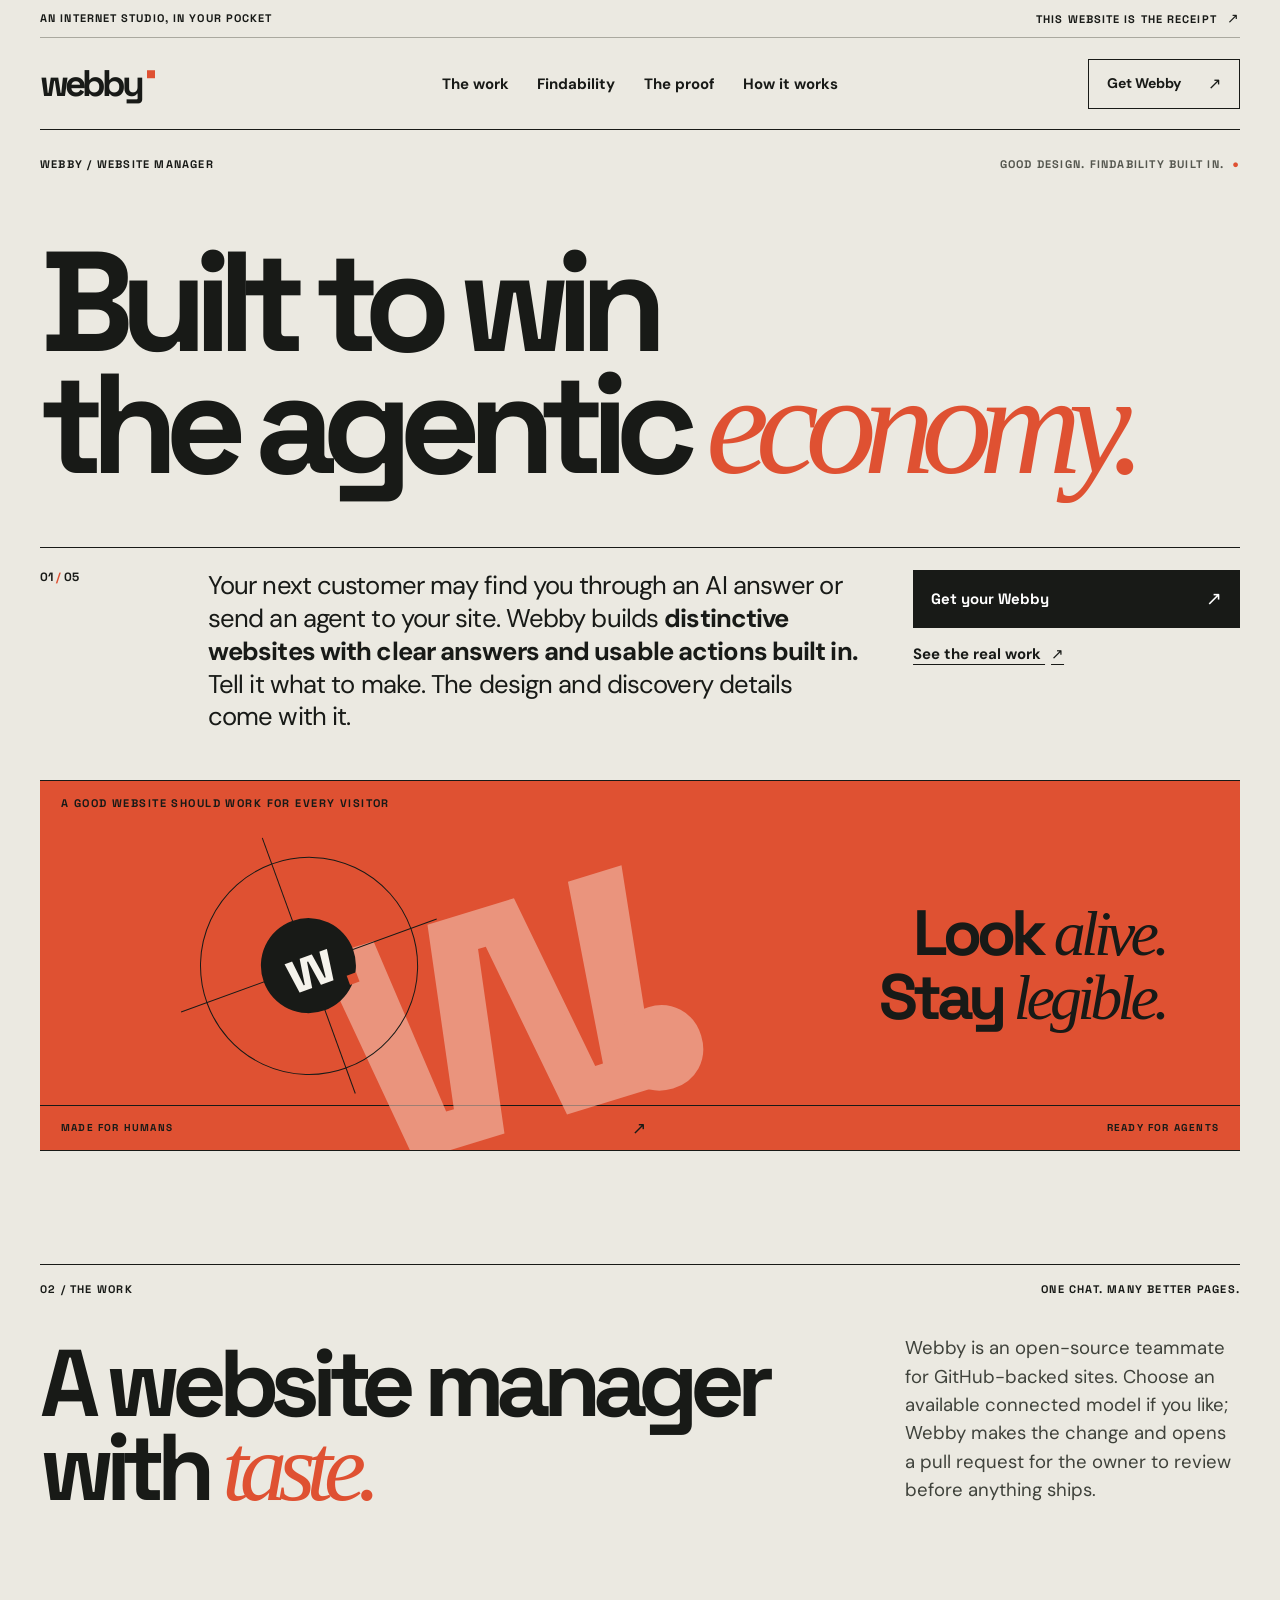
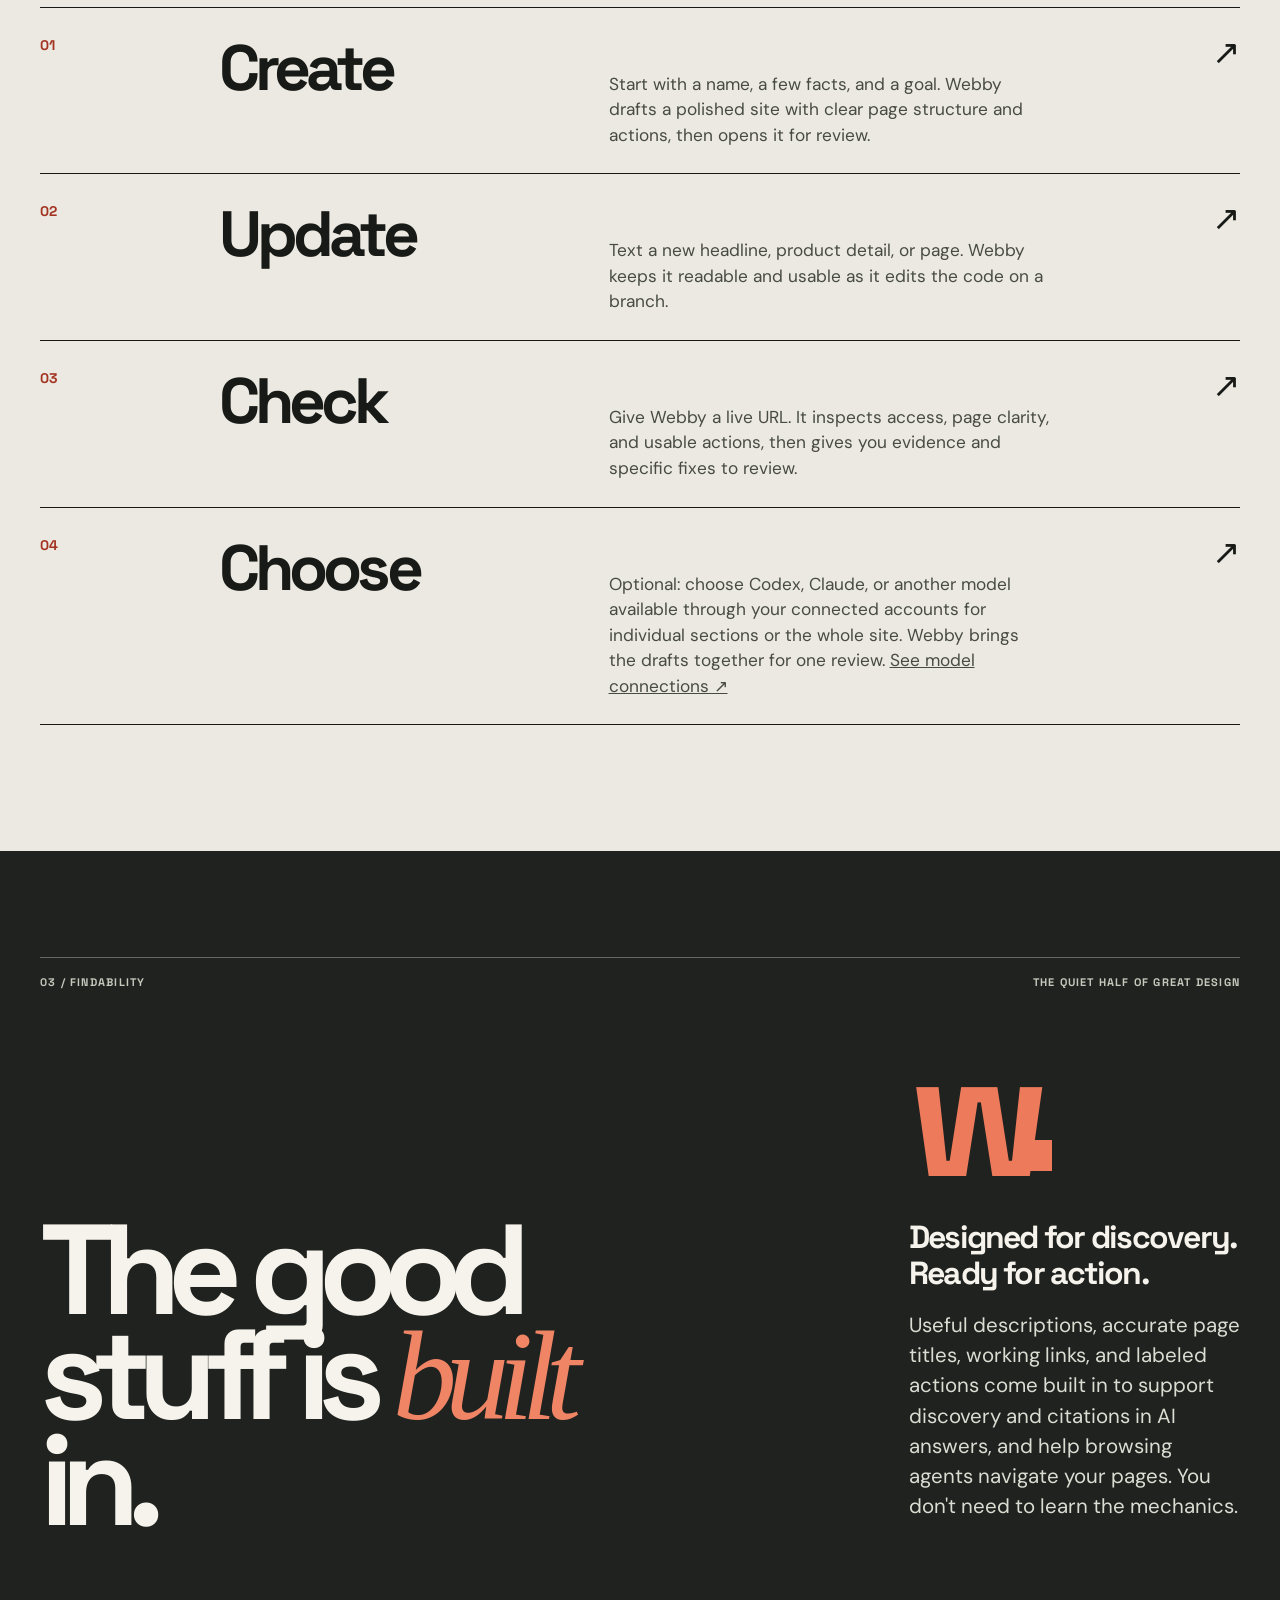
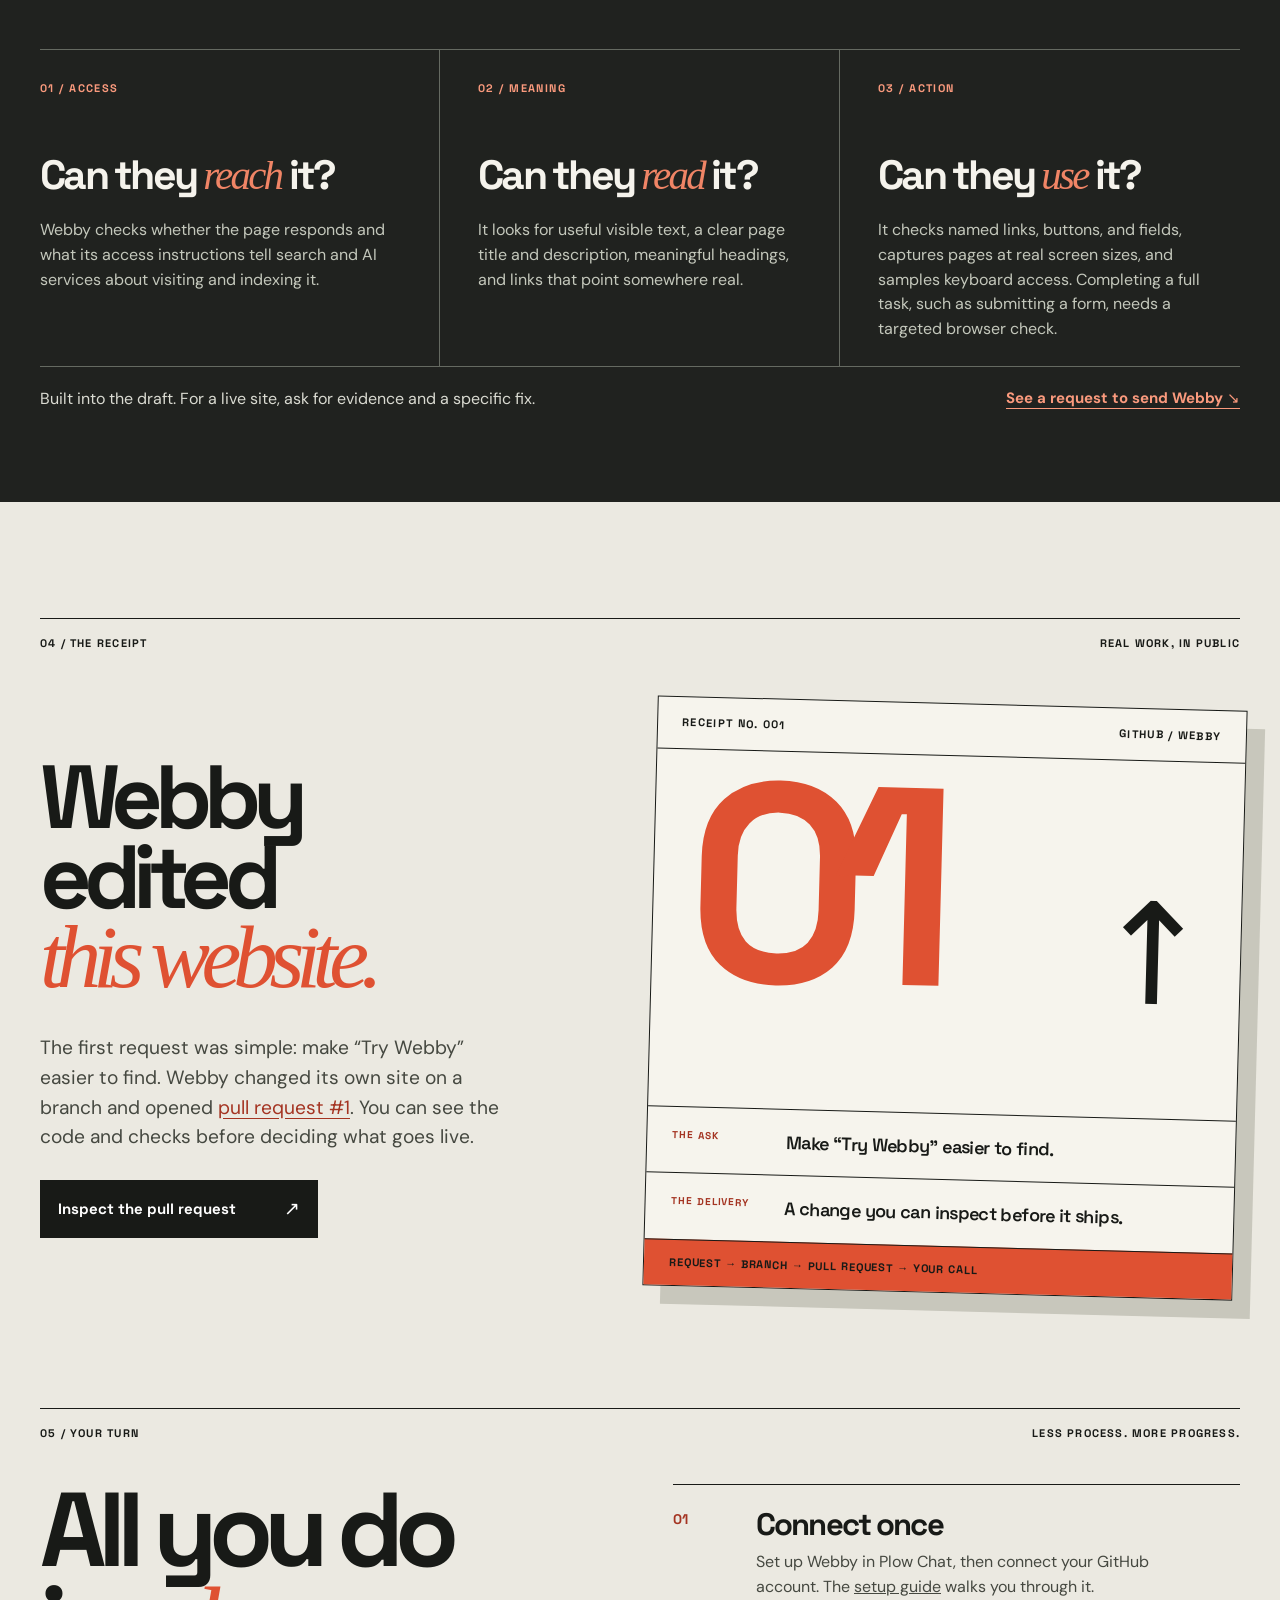
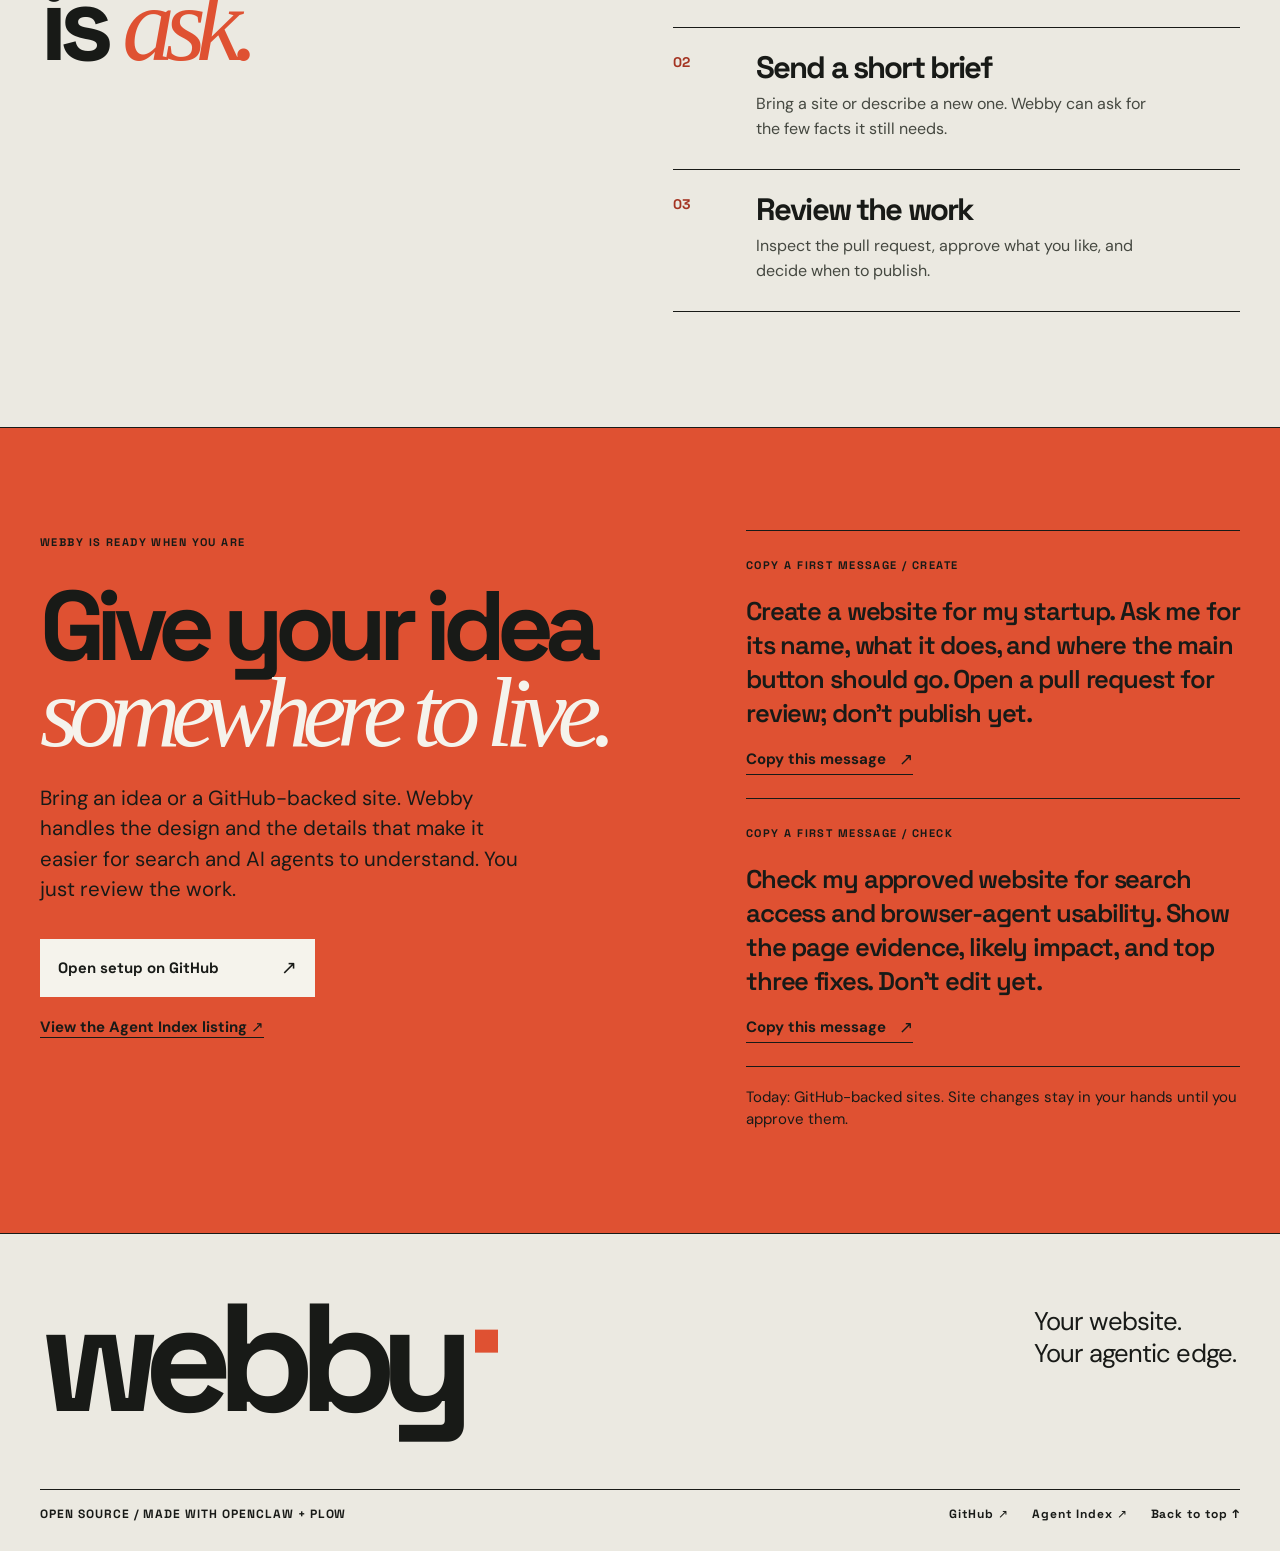
<file: site/index.html>
<!doctype html>
<html lang="en">
  <head>
    <meta charset="utf-8" />
    <meta name="viewport" content="width=device-width, initial-scale=1" />
    <meta name="theme-color" content="#ebe9e1" />
    <meta name="description" content="Built to win the agentic economy. Webby creates distinctive websites from chat, with clear answers for AI search and usable actions for browsing agents built in. Choose your models; review every change." />
    <meta property="og:type" content="website" />
    <meta property="og:title" content="Webby — Built to win the agentic economy" />
    <meta property="og:description" content="Distinctive websites. Clear answers for AI search. Usable actions for browsing agents. Built in, from your first brief. Choose your models; review every change." />
    <meta property="og:url" content="https://bubba311.github.io/webby-website-manager/" />
    <meta property="og:image" content="https://bubba311.github.io/webby-website-manager/social-card.png" />
    <meta property="og:image:alt" content="Webby — Built to win the agentic economy. Design, discovery, and agent access built in." />
    <meta name="twitter:card" content="summary_large_image" />
    <link rel="canonical" href="https://bubba311.github.io/webby-website-manager/" />
    <link rel="icon" href="favicon.svg" type="image/svg+xml" />
    <link rel="preload" href="fonts/space-grotesk-latin.woff2" as="font" type="font/woff2" crossorigin />
    <link rel="preload" href="fonts/dm-sans-latin.woff2" as="font" type="font/woff2" crossorigin />
    <title>Webby — Built to win the agentic economy</title>
    <script type="application/ld+json">
      {
        "@context": "https://schema.org",
        "@type": "SoftwareApplication",
        "name": "Webby Website Manager",
        "applicationCategory": "DeveloperApplication",
        "operatingSystem": "Linux",
        "url": "https://bubba311.github.io/webby-website-manager/",
        "description": "An open-source website manager that creates, updates, and checks GitHub-backed websites from Plow Chat. It combines visual design, clear content for search and AI answers, browser usability checks, and optional model-selected drafts delivered as pull requests.",
        "sameAs": [
          "https://github.com/bubba311/webby-website-manager",
          "https://aiworthusing.com/agent-index/webby-website-manager"
        ]
      }
    </script>
    <link rel="stylesheet" href="styles.css" />
    <script src="site.js" defer></script>
  </head>
  <body>
    <a class="skip-link" href="#main">Skip to content</a>
    <div class="site-shell">
      <div class="masthead-note frame">
        <span>AN INTERNET STUDIO, IN YOUR POCKET</span>
        <a href="https://github.com/bubba311/webby-website-manager/pull/1">THIS WEBSITE IS THE RECEIPT <span aria-hidden="true">↗</span></a>
      </div>

      <header class="site-header frame">
        <a class="wordmark" href="#top" aria-label="Webby home">webby<span class="brand-stop" aria-hidden="true"></span></a>
        <nav class="main-nav" aria-label="Main navigation">
          <a href="#work">The work</a>
          <a href="#findable">Findability</a>
          <a href="#proof">The proof</a>
          <a href="#how">How it works</a>
        </nav>
        <a class="header-cta" href="#start">Get Webby <span aria-hidden="true">↗</span></a>
      </header>

      <main id="main">
        <section class="hero frame" id="top" aria-labelledby="hero-title">
          <div class="hero-meta"><span>WEBBY / WEBSITE MANAGER</span><span>GOOD DESIGN. FINDABILITY BUILT IN. <span aria-hidden="true">●</span></span></div>
          <h1 id="hero-title">Built to win<br /> <span>the agentic <em>economy.</em></span></h1>
          <div class="hero-deck">
            <p class="hero-index">01 <span aria-hidden="true">/</span> 05</p>
            <p class="hero-lead">Your next customer may find you through an AI answer or send an agent to your site. Webby builds <strong>distinctive websites with clear answers and usable actions built in.</strong> Tell it what to make. The design and discovery details come with it.</p>
            <div class="hero-actions"><a class="primary-link" href="#start">Get your Webby <span aria-hidden="true">↗</span></a><a class="text-link" href="#proof">See the real work <span aria-hidden="true">↗</span></a></div>
          </div>
          <div class="hero-plate">
            <span class="plate-edge plate-edge-top">A GOOD WEBSITE SHOULD WORK FOR EVERY VISITOR</span>
            <div class="plate-main"><span class="plate-glyph" aria-hidden="true">w.</span><div class="plate-circle" aria-hidden="true"><span>w</span></div><p>Look <em>alive.</em><br /> Stay <em>legible.</em></p></div>
            <div class="plate-bottom"><span>MADE FOR HUMANS</span><span aria-hidden="true">↗</span><span>READY FOR AGENTS</span></div>
          </div>
        </section>

        <section class="work-section frame" id="work" aria-labelledby="work-title">
          <div class="section-head"><span>02 / THE WORK</span><span>ONE CHAT. MANY BETTER PAGES.</span></div>
          <div class="work-grid"><h2 id="work-title">A website manager<br /> with <em>taste.</em></h2><p>Webby is an open-source teammate for GitHub-backed sites. Choose an available connected model if you like; Webby makes the change and opens a pull request for the owner to review before anything ships.</p></div>
          <div class="work-list">
            <article class="work-item"><span class="work-number">01</span><div><h3>Create</h3><p>Start with a name, a few facts, and a goal. Webby drafts a polished site with clear page structure and actions, then opens it for review.</p></div><span class="work-mark" aria-hidden="true">↗</span></article>
            <article class="work-item"><span class="work-number">02</span><div><h3>Update</h3><p>Text a new headline, product detail, or page. Webby keeps it readable and usable as it edits the code on a branch.</p></div><span class="work-mark" aria-hidden="true">↗</span></article>
            <article class="work-item"><span class="work-number">03</span><div><h3>Check</h3><p>Give Webby a live URL. It inspects access, page clarity, and usable actions, then gives you evidence and specific fixes to review.</p></div><span class="work-mark" aria-hidden="true">↗</span></article>
            <article class="work-item"><span class="work-number">04</span><div><h3>Choose</h3><p>Optional: choose Codex, Claude, or another model available through your connected accounts for individual sections or the whole site. Webby brings the drafts together for one review. <a href="https://github.com/bubba311/webby-website-manager/blob/main/docs/MODEL_CHOICE.md">See model connections ↗</a></p></div><span class="work-mark" aria-hidden="true">↗</span></article>
          </div>
        </section>

        <section class="find-section" id="findable" aria-labelledby="find-title">
          <div class="frame find-inner">
            <div class="section-head section-head-light"><span>03 / FINDABILITY</span><span>THE QUIET HALF OF GREAT DESIGN</span></div>
            <div class="find-top"><h2 id="find-title">The good<br /> stuff is <em>built</em><br /> in.</h2><div class="find-aside"><span class="find-symbol" aria-hidden="true">w</span><p><strong>Designed for discovery. Ready for action.</strong> Useful descriptions, accurate page titles, working links, and labeled actions come built in to support discovery and citations in AI answers, and help browsing agents navigate your pages. You don't need to learn the mechanics.</p></div></div>
            <div class="find-triptych">
              <article><span>01 / ACCESS</span><h3>Can they <em>reach</em> it?</h3><p>Webby checks whether the page responds and what its access instructions tell search and AI services about visiting and indexing it.</p></article>
              <article><span>02 / MEANING</span><h3>Can they <em>read</em> it?</h3><p>It looks for useful visible text, a clear page title and description, meaningful headings, and links that point somewhere real.</p></article>
              <article><span>03 / ACTION</span><h3>Can they <em>use</em> it?</h3><p>It checks named links, buttons, and fields, captures pages at real screen sizes, and samples keyboard access. Completing a full task, such as submitting a form, needs a targeted browser check.</p></article>
            </div>
            <div class="find-bottom"><p>Built into the draft. For a live site, ask for evidence and a specific fix.</p><a href="#audit-request">See a request to send Webby <span aria-hidden="true">↘</span></a></div>
          </div>
        </section>

        <section class="proof-section frame" id="proof" aria-labelledby="proof-title">
          <div class="section-head"><span>04 / THE RECEIPT</span><span>REAL WORK, IN PUBLIC</span></div>
          <div class="proof-grid"><div class="proof-copy"><h2 id="proof-title">Webby edited<br /> <em>this website.</em></h2><p>The first request was simple: make “Try Webby” easier to find. Webby changed its own site on a branch and opened <a href="https://github.com/bubba311/webby-website-manager/pull/1">pull request #1</a>. You can see the code and checks before deciding what goes live.</p><a class="primary-link" href="https://github.com/bubba311/webby-website-manager/pull/1">Inspect the pull request <span aria-hidden="true">↗</span></a></div><div class="proof-art"><span class="proof-art-top">RECEIPT NO. 001 <span>GITHUB / WEBBY</span></span><span class="proof-art-big">01<span aria-hidden="true">↗</span></span><div class="proof-art-row"><span>THE ASK</span><strong>Make “Try Webby” easier to find.</strong></div><div class="proof-art-row"><span>THE DELIVERY</span><strong>A change you can inspect before it ships.</strong></div><span class="proof-art-foot">REQUEST → BRANCH → PULL REQUEST → YOUR CALL</span></div></div>
        </section>

        <section class="how-section frame" id="how" aria-labelledby="how-title">
          <div class="section-head"><span>05 / YOUR TURN</span><span>LESS PROCESS. MORE PROGRESS.</span></div>
          <div class="how-grid"><h2 id="how-title">All you do<br /> is <em>ask.</em></h2><div class="how-steps"><article><span>01</span><div><h3>Connect once</h3><p>Set up Webby in Plow Chat, then connect your GitHub account. The <a href="https://github.com/bubba311/webby-website-manager/blob/main/docs/GETTING_STARTED.md">setup guide</a> walks you through it.</p></div></article><article><span>02</span><div><h3>Send a short brief</h3><p>Bring a site or describe a new one. Webby can ask for the few facts it still needs.</p></div></article><article><span>03</span><div><h3>Review the work</h3><p>Inspect the pull request, approve what you like, and decide when to publish.</p></div></article></div></div>
        </section>

        <section class="start-section" id="start" aria-labelledby="start-title"><div class="frame start-inner"><div class="start-heading"><span>WEBBY IS READY WHEN YOU ARE</span><h2 id="start-title">Give your idea<br /> <em>somewhere to live.</em></h2><p>Bring an idea or a GitHub-backed site. Webby handles the design and the details that make it easier for search and AI agents to understand. You just review the work.</p><a class="start-button" href="https://github.com/bubba311/webby-website-manager">Open setup on GitHub <span aria-hidden="true">↗</span></a><a class="start-secondary" href="https://aiworthusing.com/agent-index/webby-website-manager">View the Agent Index listing ↗</a></div><div class="task-list"><div class="task" id="create-request"><span class="task-label">COPY A FIRST MESSAGE / CREATE</span><p id="first-task-text">Create a website for my startup. Ask me for its name, what it does, and where the main button should go. Open a pull request for review; don’t publish yet.</p><button class="copy-button" type="button" data-copy-target="first-task-text" aria-live="polite">Copy this message <span aria-hidden="true">↗</span></button></div><div class="task" id="audit-request"><span class="task-label">COPY A FIRST MESSAGE / CHECK</span><p id="audit-task-text">Check my approved website for search access and browser-agent usability. Show the page evidence, likely impact, and top three fixes. Don’t edit yet.</p><button class="copy-button" type="button" data-copy-target="audit-task-text" aria-live="polite">Copy this message <span aria-hidden="true">↗</span></button></div><p class="task-foot">Today: GitHub-backed sites. Site changes stay in your hands until you approve them.</p></div></div></section>
      </main>

      <footer class="site-footer frame"><div class="footer-top"><a class="footer-wordmark" href="#top" aria-label="Webby home">webby<span class="brand-stop" aria-hidden="true"></span></a><p>Your website.<br /> Your agentic edge.</p></div><div class="footer-bottom"><span>OPEN SOURCE / MADE WITH OPENCLAW + PLOW</span><div><a href="https://github.com/bubba311/webby-website-manager">GitHub ↗</a><a href="https://aiworthusing.com/agent-index/webby-website-manager">Agent Index ↗</a><a href="#top">Back to top ↑</a></div></div></footer>
    </div>
  </body>
</html>
</file>
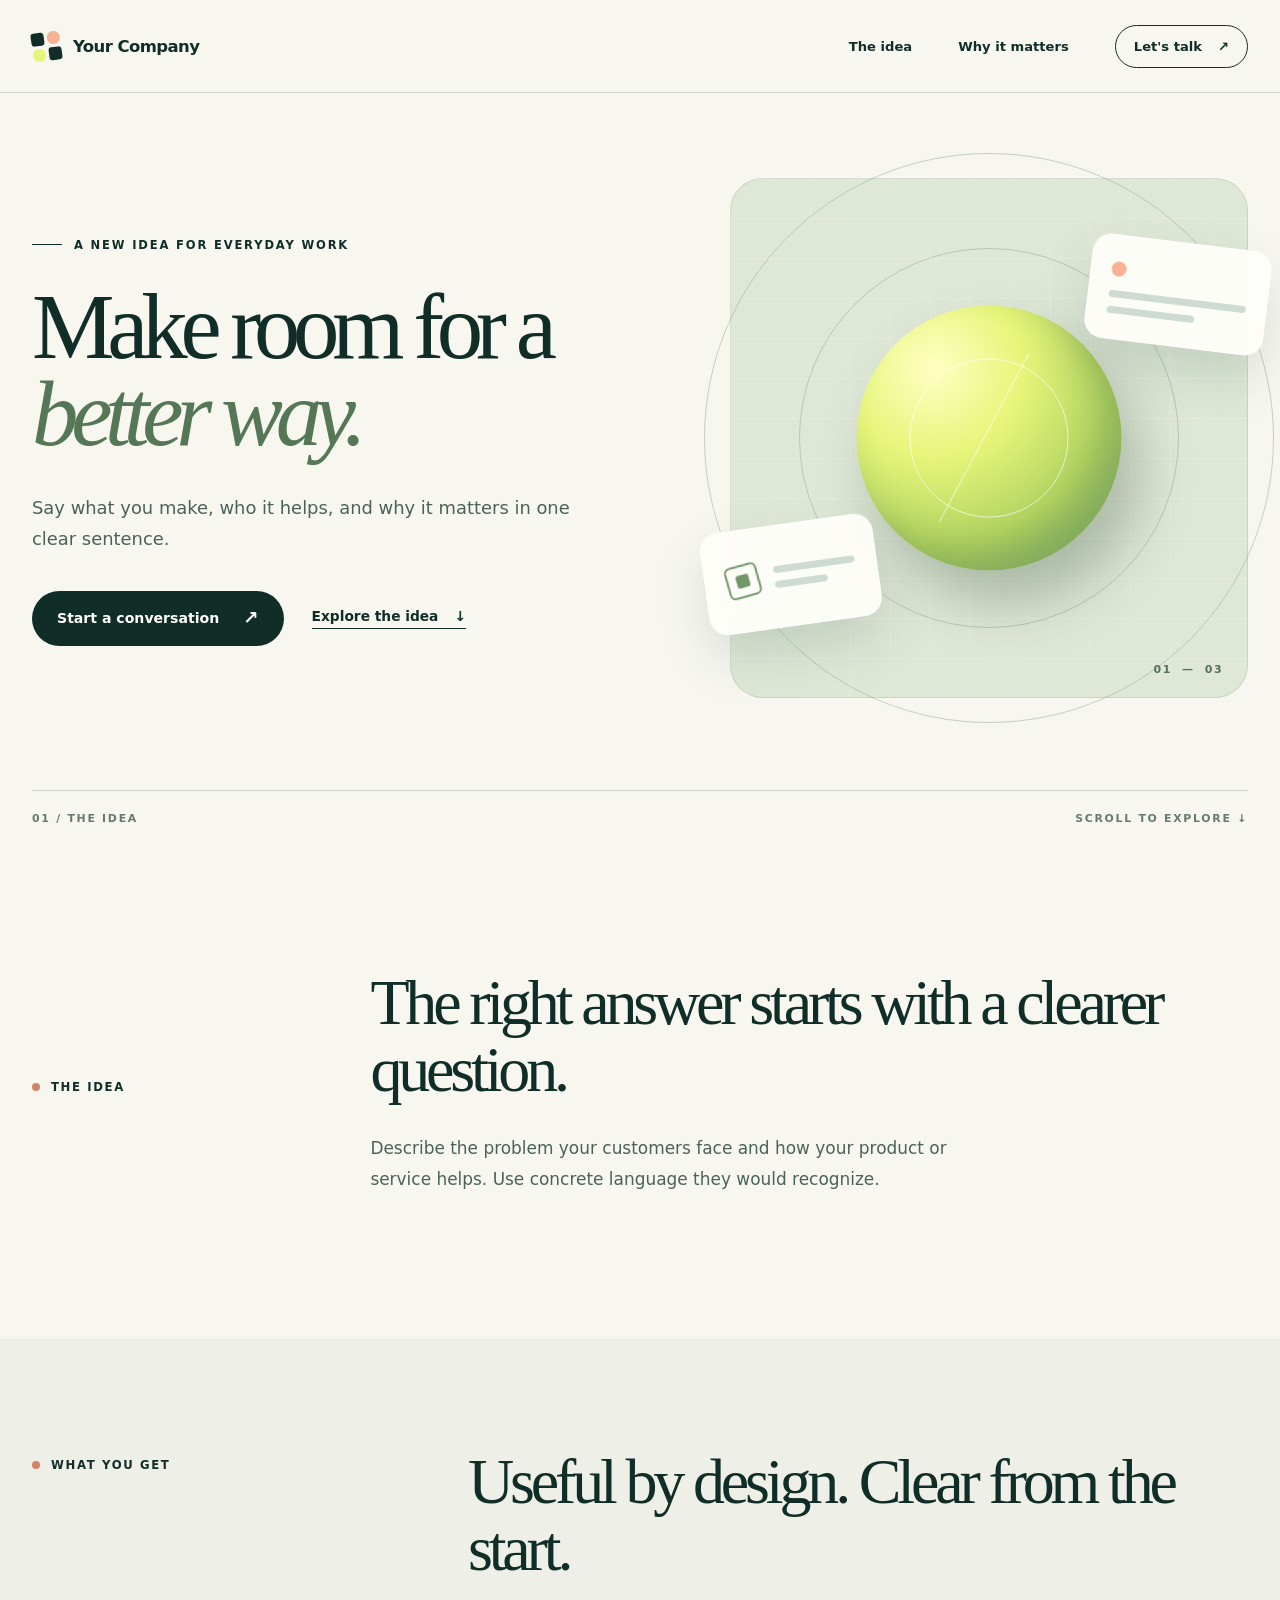
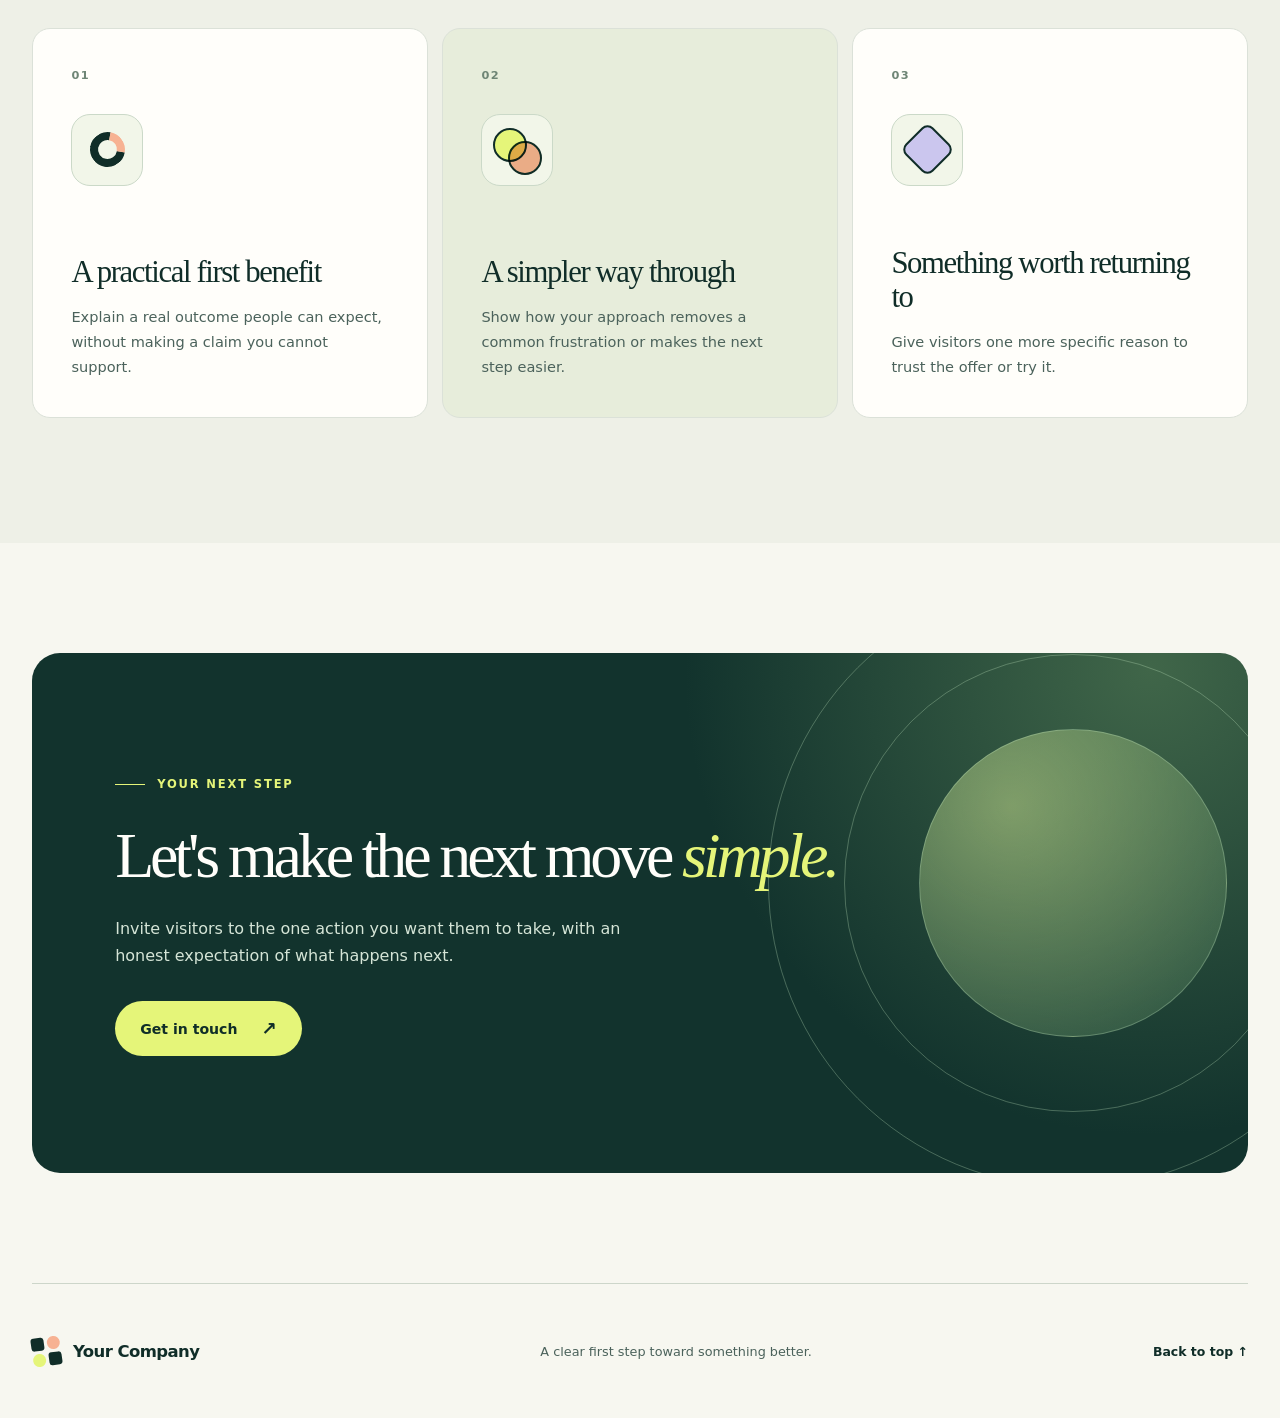
<file: starter-site/site/index.html>
<!doctype html>
<html lang="en">
<head>
  <meta charset="utf-8">
  <meta name="viewport" content="width=device-width, initial-scale=1">
  <title data-template="page-title">Your Company — A clear place to begin</title>
  <meta name="description" content="A short, factual description of what your company offers and who it helps." data-template="description">
  <link rel="canonical" href="https://example.com/" data-template="canonical-url">
  <meta property="og:type" content="website">
  <meta property="og:title" content="Your Company — A clear place to begin" data-template="social-title">
  <meta property="og:description" content="A short, factual description of what your company offers and who it helps." data-template="social-description">
  <meta property="og:url" content="https://example.com/" data-template="social-url">
  <meta name="theme-color" content="#f7f7f0">
  <link rel="icon" href="./favicon.svg" type="image/svg+xml">
  <link rel="stylesheet" href="./styles.css">
</head>
<body>
  <a class="skip-link" href="#main">Skip to content</a>

  <header class="site-header">
    <nav class="nav wrap" aria-label="Main navigation">
      <a class="brand" href="./" aria-label="Home">
        <span class="brand-mark" aria-hidden="true"><span></span><span></span><span></span><span></span></span>
        <span data-template="brand-name">Your Company</span>
      </a>
      <div class="nav-links">
        <a href="#what">The idea</a>
        <a href="#benefits">Why it matters</a>
        <a class="nav-action" href="#contact">Let's talk <span aria-hidden="true">↗</span></a>
      </div>
    </nav>
  </header>

  <main id="main">
    <section class="hero wrap" aria-labelledby="hero-title">
      <div class="hero-copy">
        <p class="eyebrow"><span class="eyebrow-line" aria-hidden="true"></span><span data-template="category">A new idea for everyday work</span></p>
        <h1 id="hero-title" data-template="headline">Make room for a <em>better way.</em></h1>
        <p class="hero-lead" data-template="one-sentence-offer">Say what you make, who it helps, and why it matters in one clear sentence.</p>
        <div class="hero-actions">
          <a class="button button-primary" href="#contact" data-template="primary-action">Start a conversation <span aria-hidden="true">↗</span></a>
          <a class="text-link" href="#what">Explore the idea <span aria-hidden="true">↓</span></a>
        </div>
      </div>

      <div class="hero-visual" aria-hidden="true">
        <div class="visual-grid"></div>
        <div class="visual-ring ring-one"></div>
        <div class="visual-ring ring-two"></div>
        <div class="visual-orb"></div>
        <div class="visual-card visual-card-top"><span class="card-dot"></span><span class="card-line"></span><span class="card-line short"></span></div>
        <div class="visual-card visual-card-bottom"><span class="card-mark"></span><span class="card-lines"><span></span><span></span></span></div>
        <div class="visual-index">01 <span>—</span> 03</div>
      </div>
    </section>

    <div class="section-rule wrap" aria-hidden="true"><span>01 / THE IDEA</span><span>SCROLL TO EXPLORE ↓</span></div>

    <section class="intro wrap section-space" id="what" aria-labelledby="what-title">
      <div class="section-label"><span class="label-dot" aria-hidden="true"></span> The idea</div>
      <div class="intro-copy">
        <h2 id="what-title" data-template="what-headline">The right answer starts with a clearer question.</h2>
        <p data-template="what-description">Describe the problem your customers face and how your product or service helps. Use concrete language they would recognize.</p>
      </div>
    </section>

    <section class="benefits" id="benefits" aria-labelledby="benefits-title">
      <div class="wrap">
        <div class="benefits-heading">
          <div class="section-label"><span class="label-dot" aria-hidden="true"></span> What you get</div>
          <h2 id="benefits-title" data-template="benefits-headline">Useful by design. Clear from the start.</h2>
        </div>
        <div class="benefit-grid">
          <article class="benefit-card">
            <span class="benefit-number">01</span>
            <div class="benefit-icon benefit-icon-one" aria-hidden="true"><span></span></div>
            <h3 data-template="benefit-one-title">A practical first benefit</h3>
            <p data-template="benefit-one-description">Explain a real outcome people can expect, without making a claim you cannot support.</p>
          </article>
          <article class="benefit-card">
            <span class="benefit-number">02</span>
            <div class="benefit-icon benefit-icon-two" aria-hidden="true"><span></span><span></span></div>
            <h3 data-template="benefit-two-title">A simpler way through</h3>
            <p data-template="benefit-two-description">Show how your approach removes a common frustration or makes the next step easier.</p>
          </article>
          <article class="benefit-card">
            <span class="benefit-number">03</span>
            <div class="benefit-icon benefit-icon-three" aria-hidden="true"><span></span></div>
            <h3 data-template="benefit-three-title">Something worth returning to</h3>
            <p data-template="benefit-three-description">Give visitors one more specific reason to trust the offer or try it.</p>
          </article>
        </div>
      </div>
    </section>

    <section class="contact wrap section-space" id="contact" aria-labelledby="contact-title">
      <div class="contact-panel">
        <div class="contact-orbit" aria-hidden="true"></div>
        <div class="contact-content">
          <p class="eyebrow eyebrow-light"><span class="eyebrow-line" aria-hidden="true"></span> Your next step</p>
          <h2 id="contact-title" data-template="contact-headline">Let's make the next move <em>simple.</em></h2>
          <p data-template="contact-description">Invite visitors to the one action you want them to take, with an honest expectation of what happens next.</p>
          <a class="button button-light" href="mailto:hello@example.com" data-template="contact-destination">Get in touch <span aria-hidden="true">↗</span></a>
        </div>
      </div>
    </section>
  </main>

  <footer class="site-footer wrap">
    <a class="brand" href="./">
      <span class="brand-mark" aria-hidden="true"><span></span><span></span><span></span><span></span></span>
      <span data-template="footer-brand">Your Company</span>
    </a>
    <p data-template="footer-line">A clear first step toward something better.</p>
    <a href="#main">Back to top ↑</a>
  </footer>
</body>
</html>
</file>
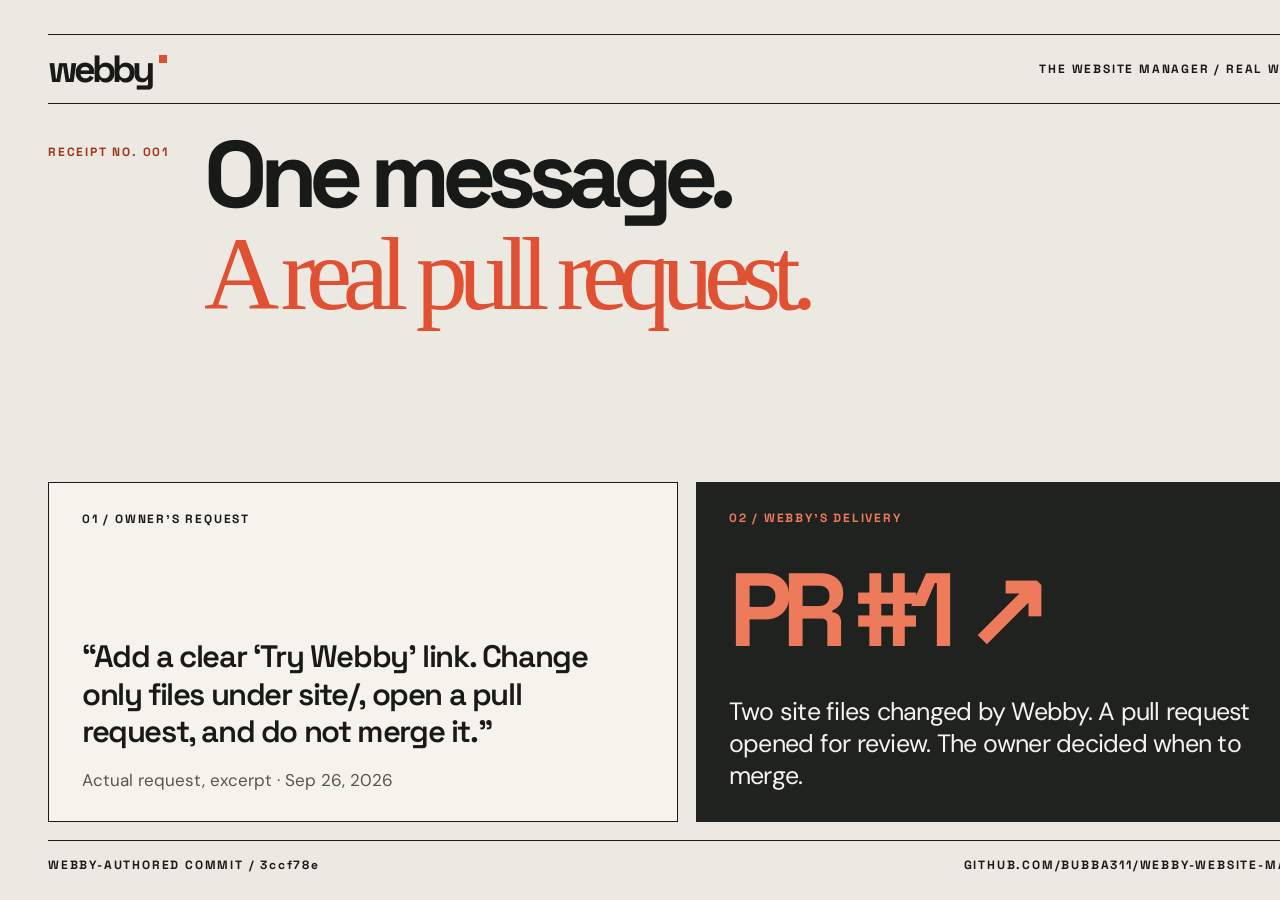
<file: docs/assets/webby-index-proof.html>
<!doctype html>
<html lang="en">
  <head>
    <meta charset="utf-8" />
    <meta name="viewport" content="width=device-width, initial-scale=1" />
    <title>Webby — Real work, in public</title>
    <style>
      @font-face { font-family: Space; src: url("../../site/fonts/space-grotesk-latin.woff2") format("woff2"); font-weight: 400 700; }
      @font-face { font-family: DM; src: url("../../site/fonts/dm-sans-latin.woff2") format("woff2"); font-weight: 400 700; }
      * { box-sizing: border-box; }
      html, body { width: 1440px; height: 900px; margin: 0; overflow: hidden; }
      body { background: #ebe9e1; color: #181a17; font-family: DM, Arial, sans-serif; }
      .sheet { width: 100%; height: 100%; padding: 34px 48px 28px; display: flex; flex-direction: column; }
      .top { display: flex; align-items: center; justify-content: space-between; min-height: 70px; border-top: 1px solid #181a17; border-bottom: 1px solid #181a17; }
      .brand { display: inline-flex; align-items: baseline; font: 700 38px/.9 Space, Arial, sans-serif; letter-spacing: -.105em; }
      .stop { width: 8px; height: 8px; margin-left: 8px; background: #df5132; transform: translateY(-19px); }
      .eyebrow, .panel-label, .foot { font: 700 12px/1.2 Space, Arial, sans-serif; letter-spacing: .15em; }
      .intro { display: flex; align-items: start; justify-content: space-between; gap: 35px; padding-top: 28px; }
      .intro .eyebrow { color: #a43422; padding-top: 13px; }
      h1 { flex: 1; margin: 0; font: 700 94px/.91 Space, Arial, sans-serif; letter-spacing: -.09em; }
      h1 em { display: block; margin-top: 8px; color: #df5132; font: 400 104px/.92 Georgia, serif; letter-spacing: -.09em; }
      .cards { display: grid; grid-template-columns: .95fr 1.05fr; gap: 18px; margin-top: auto; }
      .panel { min-height: 340px; padding: 29px 33px 30px; display: flex; flex-direction: column; justify-content: space-between; }
      .ask { border: 1px solid #181a17; background: #f5f3ec; }
      .ask blockquote { margin: 28px 0 0; max-width: 540px; font: 600 31px/1.21 Space, Arial, sans-serif; letter-spacing: -.045em; }
      .ask .source { margin: 18px 0 0; color: #55574f; font-size: 17px; }
      .delivery { background: #20221f; color: #f5f3ec; }
      .delivery .panel-label { color: #ee7a5c; }
      .delivery strong { display: block; color: #ee7a5c; font: 700 104px/.85 Space, Arial, sans-serif; letter-spacing: -.095em; }
      .delivery p { max-width: 540px; margin: 0; font-size: 25px; line-height: 1.28; letter-spacing: -.03em; }
      .bottom { display: flex; align-items: center; justify-content: space-between; gap: 30px; margin-top: 18px; padding-top: 17px; border-top: 1px solid #181a17; }
      .bottom .foot:last-child { text-align: right; }
    </style>
  </head>
  <body>
    <div class="sheet">
      <header class="top"><span class="brand">webby<span class="stop" aria-hidden="true"></span></span><span class="eyebrow">THE WEBSITE MANAGER / REAL WORK, IN PUBLIC</span></header>
      <div class="intro"><span class="eyebrow">RECEIPT NO. 001</span><h1>One message.<em>A real pull request.</em></h1></div>
      <div class="cards">
        <section class="panel ask"><span class="panel-label">01 / OWNER'S REQUEST</span><div><blockquote>“Add a clear ‘Try Webby’ link. Change only files under site/, open a pull request, and do not merge it.”</blockquote><p class="source">Actual request, excerpt · Sep 26, 2026</p></div></section>
        <section class="panel delivery"><span class="panel-label">02 / WEBBY'S DELIVERY</span><strong>PR #1 ↗</strong><p>Two site files changed by Webby. A pull request opened for review. The owner decided when to merge.</p></section>
      </div>
      <footer class="bottom"><span class="foot">WEBBY-AUTHORED COMMIT / 3ccf78e</span><span class="foot">GITHUB.COM/BUBBA311/WEBBY-WEBSITE-MANAGER/PULL/1</span></footer>
    </div>
  </body>
</html>
</file>
<file: site/styles.css>
@font-face {
  font-family: "Space Grotesk";
  src: url("fonts/space-grotesk-latin.woff2") format("woff2");
  font-style: normal;
  font-weight: 400 700;
  font-display: swap;
}
@font-face {
  font-family: "DM Sans";
  src: url("fonts/dm-sans-latin.woff2") format("woff2");
  font-style: normal;
  font-weight: 400 700;
  font-display: swap;
}
:root {
  --paper: #ebe9e1;
  --light: #f5f3ec;
  --ink: #181a17;
  --muted: #55574f;
  --rule: #aaa99f;
  --signal: #df5132;
  --signal-dark: #a43422;
  --night: #20221f;
  --night-rule: #656a61;
  font-family: "DM Sans", Arial, sans-serif;
  color: var(--ink);
  background: var(--paper);
  font-synthesis: none;
}
* { box-sizing: border-box; }
html { scroll-behavior: smooth; }
body { margin: 0; min-width: 320px; }
.site-shell { overflow: clip; }
.frame { width: min(calc(100% - 80px), 1440px); margin-inline: auto; }
h1, h2, h3, p { margin: 0; }
h1, h2, h3 { font-family: "Space Grotesk", Arial, sans-serif; }
a { color: inherit; }
button { font: inherit; }
a, button { -webkit-tap-highlight-color: transparent; }
a:focus-visible, button:focus-visible { outline: 3px solid var(--signal); outline-offset: 5px; }
.find-section a:focus-visible, .start-section a:focus-visible, .start-section button:focus-visible { outline-color: var(--light); }
::selection { background: var(--signal); color: #fff; }
.skip-link { position: fixed; z-index: 100; top: -100px; left: 20px; padding: 12px 16px; background: var(--ink); color: white; font-weight: 700; }
.skip-link:focus { top: 20px; }
.masthead-note { min-height: 38px; display: flex; justify-content: space-between; align-items: center; border-bottom: 1px solid var(--rule); font: 700 11px/1.2 "Space Grotesk", sans-serif; letter-spacing: .1em; }
.masthead-note a { text-decoration: none; }
.masthead-note a:hover { color: var(--signal-dark); }
.masthead-note a span { font-size: 14px; margin-left: 6px; }
.site-header { min-height: 92px; display: grid; grid-template-columns: 1fr auto 1fr; gap: 24px; align-items: center; border-bottom: 1px solid var(--ink); }
.wordmark, .footer-wordmark { display: inline-flex; align-items: baseline; width: fit-content; font: 700 37px/.9 "Space Grotesk", sans-serif; letter-spacing: -.105em; text-decoration: none; }
.wordmark .brand-stop, .footer-wordmark .brand-stop { flex: none; width: .2em; height: .2em; margin-left: .16em; background: var(--signal); transform: translateY(-.48em); }
.main-nav { display: flex; align-items: center; gap: clamp(17px, 2.2vw, 38px); }
.main-nav a { white-space: nowrap; text-decoration: none; font-size: 15px; line-height: 1.2; font-weight: 700; }
.main-nav a:hover, .footer-bottom a:hover { color: var(--signal-dark); }
.header-cta { justify-self: end; display: flex; gap: 27px; align-items: center; min-height: 50px; border: 1px solid var(--ink); padding: 12px 18px; font-size: 14px; line-height: 1.2; font-weight: 800; text-decoration: none; transition: background .2s, color .2s; }
.header-cta span { font-size: 16px; }
.header-cta:hover { background: var(--ink); color: var(--light); }
.hero { padding-top: 27px; }
.hero-meta, .section-head { display: flex; justify-content: space-between; align-items: center; gap: 24px; font: 700 11px/1.4 "Space Grotesk", sans-serif; letter-spacing: .11em; }
.hero-meta > span:last-child { color: var(--muted); }
.hero-meta > span:last-child span { color: var(--signal); padding-left: 4px; }
.hero h1 { margin-top: clamp(42px, 5.8vw, 83px); font-size: clamp(86px, 11.1vw, 174px); line-height: .78; letter-spacing: -.098em; font-weight: 700; }
.hero h1 > span { display: inline-block; max-width: 100%; white-space: normal; margin-top: 12px; }
.hero h1 em, .work-grid h2 em, .proof-copy h2 em, .how-grid h2 em, .start-heading h2 em { font-family: Georgia, "Times New Roman", serif; font-weight: 400; letter-spacing: -.093em; }
.hero h1 em { color: var(--signal); overflow-wrap: anywhere; }
.hero-deck { display: grid; grid-template-columns: minmax(75px, .25fr) minmax(0, 1.4fr) minmax(205px, .7fr); align-items: start; gap: clamp(25px, 4vw, 70px); border-top: 1px solid var(--ink); margin-top: 66px; padding-block: 22px 46px; }
.hero-index { font: 700 12px/1.3 "Space Grotesk", sans-serif; }
.hero-index span { color: var(--signal); }
.hero-lead { max-width: 700px; font-size: clamp(19px, 2vw, 29px); line-height: 1.28; letter-spacing: -.035em; }
.hero-lead strong { font-weight: 700; }
.hero-actions { display: grid; justify-items: stretch; gap: 16px; }
.primary-link, .start-button { display: inline-flex; align-items: center; justify-content: space-between; gap: 24px; min-height: 58px; padding: 15px 18px; background: var(--ink); color: white; font: 700 15px/1.2 "Space Grotesk", sans-serif; text-decoration: none; transition: background .2s, transform .2s; }
.primary-link:hover, .start-button:hover { background: var(--signal-dark); transform: translateY(-2px); }
.primary-link span, .start-button span { font-size: 19px; line-height: 0; }
.text-link { width: fit-content; font-size: 15px; font-weight: 800; text-underline-offset: 5px; }
.text-link:hover { color: var(--signal-dark); }
.text-link span { margin-left: 6px; }
.hero-plate { position: relative; min-height: clamp(260px, 29vw, 400px); background: var(--signal); color: var(--ink); overflow: hidden; display: flex; flex-direction: column; border-top: 1px solid var(--ink); border-bottom: 1px solid var(--ink); }
.plate-edge { display: block; padding: 17px 21px; font: 700 11px/1 "Space Grotesk", sans-serif; letter-spacing: .13em; }
.plate-main { position: relative; flex: 1; min-height: 180px; display: flex; align-items: center; justify-content: space-between; padding: 0 clamp(25px, 5vw, 73px); }
.plate-glyph { position: absolute; top: -66px; left: 23%; color: #f2bdac; opacity: .62; font: 700 clamp(270px, 35vw, 500px)/1 "Space Grotesk", sans-serif; letter-spacing: -.2em; transform: rotate(-17deg); user-select: none; }
.plate-circle { z-index: 1; width: clamp(140px, 17vw, 250px); aspect-ratio: 1; display: grid; place-items: center; border: 1px solid var(--ink); border-radius: 50%; margin-left: 9%; transform: rotate(-20deg); }
.plate-circle::before, .plate-circle::after { content: ""; position: absolute; width: 126%; height: 1px; background: var(--ink); }
.plate-circle::after { transform: rotate(90deg); }
.plate-circle span { position: relative; z-index: 1; display: grid; place-items: center; width: 44%; aspect-ratio: 1; background: var(--ink); color: var(--light); border-radius: 50%; font: 700 clamp(35px, 5vw, 75px)/1 "Space Grotesk", sans-serif; }
.plate-circle span::after { content: ""; position: absolute; right: .08em; bottom: .24em; width: .16em; height: .16em; background: var(--signal); }
.plate-main p { z-index: 2; margin-right: 1%; font: 700 clamp(38px, 5vw, 75px)/.98 "Space Grotesk", sans-serif; letter-spacing: -.075em; text-align: right; }
.plate-main p em { font-family: Georgia, serif; font-weight: 400; }
.plate-bottom { display: flex; justify-content: space-between; align-items: center; gap: 20px; border-top: 1px solid var(--ink); min-height: 45px; padding-inline: 21px; font: 700 10px/1 "Space Grotesk", sans-serif; letter-spacing: .12em; }
.plate-bottom span:nth-child(2) { font-size: 17px; }
.section-head { border-top: 1px solid var(--ink); padding-top: 17px; }
.work-section { padding-top: clamp(90px, 8.8vw, 132px); padding-bottom: clamp(95px, 9.8vw, 142px); }
.work-grid { display: grid; grid-template-columns: 1.4fr .6fr; gap: 7%; align-items: end; margin-top: 37px; }
.work-grid h2, .proof-copy h2, .how-grid h2 { font-size: clamp(66px, 7.4vw, 111px); line-height: .89; letter-spacing: -.088em; }
.work-grid h2 em, .proof-copy h2 em, .how-grid h2 em { color: var(--signal); }
.work-grid > p { max-width: 390px; margin-bottom: 6px; font-size: clamp(16px, 1.45vw, 20px); line-height: 1.53; color: #3f423b; }
.work-list { margin-top: clamp(65px, 7.5vw, 114px); border-top: 1px solid var(--ink); }
.work-item { display: grid; grid-template-columns: minmax(70px, .25fr) minmax(0, 1.5fr) 50px; align-items: start; gap: 20px; min-height: 150px; border-bottom: 1px solid var(--ink); padding: 28px 0 25px; }
.work-number { color: var(--signal-dark); font: 700 14px/1.3 "Space Grotesk", sans-serif; }
.work-item > div { display: grid; grid-template-columns: minmax(160px, .65fr) minmax(0, 1fr); align-items: baseline; gap: 25px; }
.work-item h3 { font-size: clamp(47px, 5vw, 72px); line-height: 1; letter-spacing: -.075em; }
.work-item p { max-width: 440px; color: #484b44; font-size: clamp(15px, 1.35vw, 18px); line-height: 1.48; }
.work-mark { justify-self: end; font: 400 34px/1 "Space Grotesk", sans-serif; }
.find-section { background: var(--night); color: var(--light); }
.find-inner { padding-block: clamp(80px, 8.3vw, 120px) clamp(75px, 7.3vw, 105px); }
.section-head-light { border-color: var(--night-rule); color: #c5c8bc; }
.find-top { display: grid; grid-template-columns: minmax(0, 1.4fr) minmax(260px, .6fr); gap: 8%; align-items: end; margin-top: 62px; }
.find-top h2 { font-size: clamp(78px, 10vw, 150px); line-height: .82; letter-spacing: -.1em; }
.find-top h2 em { color: #f08566; font-family: Georgia, "Times New Roman", serif; font-weight: 400; letter-spacing: -.09em; }
.find-aside { display: flex; flex-direction: column; align-items: flex-start; margin-bottom: 12px; }
.find-symbol { position: relative; display: inline-block; width: fit-content; color: #ee7a5c; font: 700 clamp(110px, 14vw, 210px)/.7 "Space Grotesk", sans-serif; letter-spacing: -.1em; }
.find-symbol::after { content: ""; position: absolute; right: -.12em; bottom: .04em; width: .17em; height: .17em; background: #ee7a5c; }
.find-aside p { max-width: 355px; margin-top: 42px; color: #dbddd3; font-size: clamp(17px, 1.6vw, 21px); line-height: 1.48; }
.find-aside p strong { display: block; margin-bottom: 18px; color: var(--light); font: 700 clamp(27px, 2.5vw, 35px)/1.12 "Space Grotesk", sans-serif; letter-spacing: -.055em; }
.find-triptych { display: grid; grid-template-columns: repeat(3, minmax(0, 1fr)); border-top: 1px solid var(--night-rule); margin-top: clamp(85px, 9vw, 135px); }
.find-triptych article { min-height: 290px; padding: 26px 38px 24px 0; border-right: 1px solid var(--night-rule); }
.find-triptych article + article { padding-left: 38px; }
.find-triptych article:last-child { border-right: 0; }
.find-triptych article > span { color: #fa9a7d; font: 700 11px/1.2 "Space Grotesk", sans-serif; letter-spacing: .13em; }
.find-triptych h3 { margin: 58px 0 22px; font-size: clamp(35px, 3.2vw, 52px); line-height: 1; letter-spacing: -.067em; }
.find-triptych h3 em { color: #f08566; font-family: Georgia, "Times New Roman", serif; font-weight: 400; }
.find-triptych p { max-width: 345px; color: #c4c8bc; font-size: 16px; line-height: 1.55; }
.find-bottom { display: flex; align-items: center; justify-content: space-between; gap: 30px; border-top: 1px solid var(--night-rule); padding-top: 21px; }
.find-bottom p { color: #dadbd2; font-size: 16px; }
.find-bottom a { color: #fa9a7d; font-weight: 700; font-size: 15px; text-underline-offset: 5px; }
.find-bottom a:hover { color: white; }
.proof-section { padding-block: clamp(95px, 9vw, 145px); }
.proof-grid { display: grid; grid-template-columns: minmax(0, .9fr) minmax(0, 1.1fr); gap: clamp(50px, 10vw, 150px); align-items: center; margin-top: 52px; }
.proof-copy h2 { font-size: clamp(63px, 7vw, 106px); }
.proof-copy p { max-width: 555px; margin: 36px 0 28px; color: #454840; font-size: clamp(16px, 1.5vw, 20px); line-height: 1.55; }
.proof-copy p a { color: var(--signal-dark); text-underline-offset: 4px; }
.proof-copy .primary-link { width: fit-content; gap: 48px; }
.proof-art { display: flex; flex-direction: column; min-height: 590px; border: 1px solid var(--ink); background: #f6f4ed; box-shadow: 18px 18px 0 #c8c7bc; transform: rotate(1.5deg); }
.proof-art-top { display: flex; justify-content: space-between; border-bottom: 1px solid var(--ink); padding: 19px 24px; font: 700 11px/1.2 "Space Grotesk", sans-serif; letter-spacing: .12em; }
.proof-art-big { display: flex; justify-content: space-between; align-items: start; flex: 1; min-height: 270px; padding: 20px 33px 0; color: var(--signal); font: 700 clamp(170px, 22vw, 295px)/.8 "Space Grotesk", sans-serif; letter-spacing: -.13em; }
.proof-art-big span { align-self: center; font: 400 clamp(90px, 11vw, 155px)/1 "Space Grotesk", sans-serif; letter-spacing: 0; color: var(--ink); transform: rotate(-45deg); }
.proof-art-row { display: grid; grid-template-columns: 100px 1fr; gap: 14px; padding: 21px 25px; border-top: 1px solid var(--ink); }
.proof-art-row > span { color: var(--signal-dark); font: 700 10px/1.4 "Space Grotesk", sans-serif; letter-spacing: .1em; }
.proof-art-row strong { font: 600 18px/1.3 "Space Grotesk", sans-serif; letter-spacing: -.035em; }
.proof-art-foot { display: block; padding: 16px 25px; border-top: 1px solid var(--ink); background: var(--signal); font: 700 11px/1.2 "Space Grotesk", sans-serif; letter-spacing: .08em; }
.how-section { padding-bottom: clamp(90px, 9vw, 140px); }
.how-grid { display: grid; grid-template-columns: minmax(0, .95fr) minmax(0, 1.05fr); gap: 10%; margin-top: 43px; }
.how-grid h2 { font-size: clamp(70px, 8.2vw, 120px); }
.how-steps { border-top: 1px solid var(--ink); }
.how-steps article { display: grid; grid-template-columns: 63px 1fr; gap: 20px; border-bottom: 1px solid var(--ink); padding: 23px 0 27px; }
.how-steps article > span { font: 700 14px/1.6 "Space Grotesk", sans-serif; color: var(--signal-dark); }
.how-steps h3 { font-size: 31px; line-height: 1.05; letter-spacing: -.06em; }
.how-steps p { max-width: 405px; margin-top: 9px; color: #454840; font-size: 16px; line-height: 1.55; }
.start-section { background: var(--signal); border-block: 1px solid var(--ink); }
.start-inner { display: grid; grid-template-columns: minmax(0, 1.1fr) minmax(0, .9fr); gap: clamp(45px, 8vw, 125px); padding-block: clamp(74px, 8vw, 118px); }
.start-inner > * { min-width: 0; }
.start-heading > span, .task-label { font: 700 11px/1.2 "Space Grotesk", sans-serif; letter-spacing: .13em; }
.start-heading h2 { margin: 33px 0 27px; font-size: clamp(65px, 7.7vw, 115px); line-height: .87; letter-spacing: -.088em; overflow-wrap: anywhere; }
.start-heading h2 em { color: var(--light); }
.start-heading > p { max-width: 505px; font-size: clamp(17px, 1.6vw, 21px); line-height: 1.48; }
.start-button { width: fit-content; min-width: 275px; margin-top: 35px; background: var(--light); color: var(--ink); }
.start-button:hover { background: var(--ink); color: var(--light); }
.start-secondary { display: block; width: fit-content; margin-top: 20px; font-size: 15px; font-weight: 800; text-underline-offset: 5px; }
.start-secondary:hover { color: var(--light); }
.task-list { align-self: start; border-top: 1px solid var(--ink); }
.task { border-bottom: 1px solid var(--ink); padding: 22px 0 23px; }
.task p { margin: 21px 0 17px; font: 600 clamp(20px, 2vw, 27px)/1.32 "Space Grotesk", sans-serif; letter-spacing: -.045em; }
.copy-button { display: inline-flex; align-items: center; gap: 13px; padding: 0 0 4px; border: 0; border-bottom: 1px solid currentColor; background: transparent; color: var(--ink); cursor: pointer; font: 700 15px/1.3 "DM Sans", sans-serif; }
.copy-button:hover { color: var(--light); }
.copy-button span { font-size: 17px; }
.task-foot { margin-top: 20px; font-size: 15px; line-height: 1.45; }
.site-footer { padding-block: 55px 28px; }
.footer-top { display: flex; justify-content: space-between; align-items: start; gap: 40px; }
.footer-wordmark { max-width: 100%; font-size: clamp(76px, 12vw, 170px); overflow-wrap: anywhere; }
.footer-wordmark .brand-stop { width: .15em; height: .15em; margin-left: .1em; transform: translateY(-.38em); }
.footer-top p { margin: 17px 4px 0 0; font-size: clamp(18px, 2vw, 26px); line-height: 1.25; letter-spacing: -.035em; }
.footer-bottom { display: flex; justify-content: space-between; gap: 25px; margin-top: 62px; border-top: 1px solid var(--ink); padding-top: 17px; font: 700 12px/1.3 "Space Grotesk", sans-serif; letter-spacing: .08em; }
.footer-bottom > div { display: flex; gap: 23px; }
.footer-bottom a { text-decoration: none; white-space: nowrap; }
@media (max-width: 1100px) {
  .frame { width: min(calc(100% - 56px), 1440px); }
  .main-nav { gap: 18px; }
  .hero h1 { font-size: clamp(84px, 11.2vw, 130px); }
  .hero-deck { grid-template-columns: 60px minmax(0, 1fr) 215px; gap: 25px; }
  .work-item > div { grid-template-columns: .7fr 1fr; }
  .find-triptych article { padding-right: 23px; }
  .find-triptych article + article { padding-left: 23px; }
  .proof-art { min-height: 510px; }
  .proof-art-big { min-height: 220px; }
}
@media (max-width: 1000px) {
  .find-triptych { grid-template-columns: 1fr; margin-top: 72px; }
  .find-triptych article, .find-triptych article + article { display: grid; grid-template-columns: 115px minmax(175px, .85fr) minmax(0, 1fr); gap: 24px; min-height: 0; border-right: 0; border-bottom: 1px solid var(--night-rule); padding: 28px 0; }
  .find-triptych h3 { margin: 0; font-size: 38px; }
}
@media (max-width: 850px) {
  .site-header { grid-template-columns: 1fr auto; gap: 0 20px; }
  .site-header > .wordmark, .site-header > .header-cta { margin-block: 13px; }
  .main-nav { grid-column: 1 / -1; grid-row: 2; justify-content: space-between; gap: 18px; min-height: 52px; border-top: 1px solid var(--rule); overflow-x: auto; scrollbar-width: none; }
  .main-nav::-webkit-scrollbar { display: none; }
  .main-nav a { display: inline-flex; flex: none; align-items: center; min-height: 52px; font-size: 14px; }
  .hero h1 { font-size: clamp(73px, 11.7vw, 105px); }
  .hero-deck { grid-template-columns: 60px 1fr; }
  .hero-actions { grid-column: 2; display: flex; align-items: center; gap: 22px; flex-wrap: wrap; }
  .work-grid, .proof-grid, .how-grid, .start-inner { grid-template-columns: 1fr; }
  .work-grid > p { max-width: 570px; margin-top: 23px; }
  .work-list { margin-top: 75px; }
  .find-top { grid-template-columns: 1fr; gap: 45px; }
  .find-aside { display: grid; grid-template-columns: 120px 1fr; align-items: center; gap: 25px; }
  .find-symbol { font-size: 130px; }
  .find-aside p { margin: 0; max-width: 580px; }
  .proof-grid { gap: 70px; }
  .proof-art { width: min(calc(100% - 18px), 630px); }
  .how-grid { gap: 60px; }
  .how-steps { max-width: 750px; }
  .start-inner { gap: 60px; }
  .task-list { max-width: 750px; }
}
@media (max-width: 640px) {
  .frame { width: min(calc(100% - 36px), 1440px); }
  .masthead-note { min-height: 35px; font-size: 10px; letter-spacing: .06em; }
  .masthead-note > span { max-width: 120px; line-height: 1.2; }
  .masthead-note a { max-width: 175px; text-align: right; line-height: 1.2; }
  .site-header > .wordmark, .site-header > .header-cta { margin-block: 10px; }
  .main-nav { gap: 14px; min-height: 46px; }
  .main-nav a { min-height: 46px; font-size: 14px; }
  .wordmark { font-size: 31px; }
  .wordmark .brand-stop { width: .2em; height: .2em; }
  .header-cta { gap: 12px; min-height: 44px; padding: 10px 13px; }
  .hero { padding-top: 22px; }
  .hero-meta, .section-head { font-size: 10px; letter-spacing: .08em; }
  .hero-meta > span:last-child { max-width: 125px; text-align: right; }
  .hero h1 { margin-top: 55px; font-size: clamp(58px, 11.9vw, 78px); line-height: .84; letter-spacing: -.095em; }
  .hero h1 > span { margin-top: 10px; white-space: normal; }
  .hero-deck { grid-template-columns: 1fr; gap: 14px; margin-top: 42px; padding-bottom: 42px; }
  .hero-index { font-size: 10px; }
  .hero-lead { font-size: clamp(19px, 5vw, 23px); line-height: 1.3; }
  .hero-actions { grid-column: 1; flex-wrap: nowrap; margin-top: 10px; gap: 8px; }
  .hero-actions .primary-link { min-width: 178px; padding-inline: 14px; gap: 14px; font-size: 14px; white-space: nowrap; }
  .hero-actions .text-link { font-size: 14px; white-space: nowrap; }
  .hero-plate { min-height: 265px; }
  .plate-edge { font-size: 10px; padding: 13px 14px; }
  .plate-main { min-height: 175px; padding: 0 18px; }
  .plate-glyph { font-size: 270px; top: -10px; left: 10%; }
  .plate-circle { width: 105px; margin-left: 8%; }
  .plate-circle span { font-size: 33px; }
  .plate-main p { font-size: clamp(33px, 8.2vw, 48px); }
  .plate-bottom { min-height: 38px; padding-inline: 14px; font-size: 10px; }
  .work-section { padding-block: 76px 88px; }
  .work-grid { margin-top: 32px; }
  .work-grid h2, .proof-copy h2, .how-grid h2 { font-size: clamp(56px, 11vw, 75px); }
  .work-grid > p { margin-top: 25px; font-size: 16px; }
  .work-list { margin-top: 48px; }
  .work-item { grid-template-columns: 35px 1fr 28px; gap: 10px; min-height: 0; padding: 21px 0 24px; }
  .work-number { font-size: 11px; }
  .work-item > div { grid-template-columns: 1fr; gap: 10px; }
  .work-item h3 { font-size: 47px; }
  .work-item p { font-size: 16px; line-height: 1.5; }
  .work-mark { font-size: 24px; }
  .find-inner { padding-block: 76px 75px; }
  .find-top { margin-top: 44px; gap: 35px; }
  .find-top h2 { font-size: clamp(65px, 12.4vw, 86px); }
  .find-aside { grid-template-columns: 72px 1fr; gap: 20px; }
  .find-symbol { font-size: 100px; }
  .find-aside p { font-size: 16px; }
  .find-aside p strong { font-size: clamp(23px, 6vw, 29px); }
  .find-triptych { margin-top: 56px; }
  .find-triptych article, .find-triptych article + article { display: grid; grid-template-columns: 54px 1fr; gap: 10px 14px; min-height: 0; border-right: 0; border-bottom: 1px solid var(--night-rule); padding: 23px 0 27px; }
  .find-triptych article > span { grid-row: span 2; font-size: 10px; line-height: 1.4; }
  .find-triptych h3 { margin: 0; font-size: 36px; }
  .find-triptych p { font-size: 16px; }
  .find-bottom { display: block; padding-top: 20px; }
  .find-bottom p { margin-bottom: 15px; font-size: 16px; }
  .proof-section { padding-block: 80px 92px; }
  .proof-grid { margin-top: 40px; gap: 58px; }
  .proof-copy p { margin-block: 28px 25px; font-size: 17px; }
  .proof-art { min-height: 460px; box-shadow: 10px 10px 0 #c8c7bc; }
  .proof-art-top { padding: 15px; font-size: 10px; }
  .proof-art-big { min-height: 195px; padding: 22px 20px 0; font-size: clamp(150px, 38vw, 220px); }
  .proof-art-big span { font-size: 85px; }
  .proof-art-row { grid-template-columns: 75px 1fr; padding: 16px; }
  .proof-art-row > span { font-size: 10px; }
  .proof-art-row strong { font-size: 15px; }
  .proof-art-foot { padding: 14px 16px; font-size: 10px; }
  .how-section { padding-bottom: 92px; }
  .how-grid { margin-top: 39px; gap: 40px; }
  .how-steps article { grid-template-columns: 42px 1fr; gap: 16px; }
  .how-steps h3 { font-size: 27px; }
  .start-inner { padding-block: 72px 82px; gap: 56px; }
  .start-heading h2 { margin-top: 27px; font-size: clamp(61px, 11vw, 82px); }
  .start-heading > p { font-size: 17px; }
  .task p { font-size: 21px; }
  .site-footer { padding-top: 51px; }
  .footer-wordmark { font-size: 85px; }
  .footer-top { display: block; }
  .footer-top p { margin-top: 25px; font-size: 22px; }
  .footer-bottom { display: block; margin-top: 60px; font-size: 11px; }
  .footer-bottom > div { flex-wrap: wrap; gap: 15px 20px; margin-top: 20px; }
}
@media (max-width: 380px) {
  .main-nav { display: grid; grid-template-columns: repeat(2, minmax(0, 1fr)); gap: 0; }
  .main-nav a { min-height: 42px; }
  .main-nav a:nth-child(2n) { justify-content: flex-end; }
  .main-nav a:nth-child(n+3) { border-top: 1px solid var(--rule); }
  .hero h1 { font-size: 57px; }
  .hero-actions { align-items: flex-start; flex-direction: column; }
  .plate-edge { line-height: 1.25; }
  .plate-circle { width: 83px; }
  .plate-main p { font-size: 30px; }
  .find-top h2 { font-size: 60px; }
  .find-aside { grid-template-columns: 55px 1fr; gap: 16px; }
  .find-symbol { font-size: 79px; }
  .find-triptych article, .find-triptych article + article { grid-template-columns: 45px 1fr; }
  .find-triptych h3 { font-size: 33px; }
  .proof-art-big { font-size: 135px; }
  .proof-art-big span { font-size: 70px; }
}
@media (prefers-reduced-motion: reduce) {
  html { scroll-behavior: auto; }
  *, *::before, *::after { animation-duration: .01ms !important; transition-duration: .01ms !important; }
}
</file>
<file: starter-site/site/styles.css>
:root {
  color-scheme: light;
  --paper: #f7f7f0;
  --paper-deep: #eef0e7;
  --ink: #102d28;
  --muted: #4b625b;
  --line: #cdd6ca;
  --lime: #e5f579;
  --coral: #f7b293;
  --violet: #cbc6ee;
  --white: #fffefa;
  --display: Georgia, "Times New Roman", serif;
  --body: Inter, ui-sans-serif, system-ui, -apple-system, BlinkMacSystemFont, "Segoe UI", sans-serif;
}

* { box-sizing: border-box; }
html { scroll-behavior: smooth; }
body { margin: 0; background: var(--paper); color: var(--ink); font-family: var(--body); -webkit-font-smoothing: antialiased; }
button, a { -webkit-tap-highlight-color: transparent; }
a { color: inherit; }
a:focus-visible { outline: 3px solid #ca6b39; outline-offset: 5px; border-radius: 4px; }
::selection { background: var(--lime); color: var(--ink); }
.wrap { width: min(100% - 64px, 1340px); margin-inline: auto; }
.skip-link { position: absolute; z-index: 100; top: -60px; left: 18px; padding: 12px 18px; background: var(--ink); color: var(--white); }
.skip-link:focus { top: 12px; }

.site-header { border-bottom: 1px solid var(--line); }
.nav { min-height: 92px; display: flex; align-items: center; justify-content: space-between; gap: 24px; }
.brand { display: inline-flex; align-items: center; gap: 12px; color: var(--ink); font-size: 1.03rem; font-weight: 760; letter-spacing: -.035em; text-decoration: none; white-space: nowrap; }
.brand-mark { width: 29px; height: 29px; display: grid; grid-template-columns: repeat(2, 1fr); gap: 3px; transform: rotate(-8deg); }
.brand-mark span { border-radius: 3px; background: var(--ink); }
.brand-mark span:nth-child(2) { background: var(--coral); border-radius: 50%; }
.brand-mark span:nth-child(3) { background: var(--lime); border-radius: 50%; }
.nav-links { display: flex; align-items: center; gap: clamp(24px, 3.6vw, 54px); }
.nav-links > a { font-size: .82rem; font-weight: 670; text-decoration: none; }
.nav-links > a:not(.nav-action):hover, .site-footer > a:last-child:hover { text-decoration: underline; text-underline-offset: 5px; }
.nav-action { display: inline-flex; align-items: center; gap: 16px; padding: 13px 18px; border: 1px solid var(--ink); border-radius: 100px; transition: background .2s, color .2s, transform .2s; }
.nav-action:hover { background: var(--ink); color: var(--white); transform: translateY(-2px); }

.hero { min-height: 695px; display: grid; grid-template-columns: minmax(0, 1.08fr) minmax(350px, .92fr); align-items: center; gap: clamp(50px, 7vw, 112px); padding-block: 85px 92px; }
.hero-copy { position: relative; z-index: 2; }
.eyebrow { display: inline-flex; align-items: center; gap: 12px; margin: 0 0 30px; font-size: .72rem; line-height: 1.4; font-weight: 780; letter-spacing: .16em; text-transform: uppercase; }
.eyebrow-line { width: 30px; height: 1px; background: currentColor; }
.hero h1 { max-width: 820px; margin: 0; font: 400 clamp(4.25rem, 7.25vw, 8.1rem)/.94 var(--display); letter-spacing: -.078em; }
.hero h1 em { font-weight: 400; color: #557756; }
.hero-lead { max-width: 550px; margin: 36px 0 0; color: var(--muted); font-size: clamp(1.04rem, 1.4vw, 1.23rem); line-height: 1.7; }
.hero-actions { display: flex; flex-wrap: wrap; align-items: center; gap: 28px; margin-top: 37px; }
.button { display: inline-flex; align-items: center; justify-content: center; gap: 24px; min-height: 55px; padding: 15px 25px; border-radius: 100px; font-size: .88rem; font-weight: 740; text-decoration: none; transition: transform .2s, box-shadow .2s, background .2s; }
.button:hover { transform: translateY(-3px); box-shadow: 0 12px 26px #102d2822; }
.button span { font-size: 1.15rem; line-height: 1; }
.button-primary { background: var(--ink); color: var(--white); }
.button-primary:hover { background: #244a3e; }
.text-link { display: inline-flex; align-items: center; gap: 16px; font-size: .86rem; font-weight: 720; text-decoration: none; border-bottom: 1px solid currentColor; padding-bottom: 4px; }
.text-link:hover { color: #577759; }

.hero-visual { position: relative; min-height: 520px; overflow: visible; isolation: isolate; border-radius: 33px; background: #dfe8d6; box-shadow: inset 0 0 0 1px #c9d6c6; }
.visual-grid { position: absolute; inset: 0; overflow: hidden; border-radius: inherit; background: linear-gradient(90deg, #ffffff46 1px, transparent 1px), linear-gradient(#ffffff46 1px, transparent 1px); background-size: 40px 40px; opacity: .65; }
.visual-ring { position: absolute; left: 50%; top: 50%; border: 1px solid #819f8770; border-radius: 50%; transform: translate(-50%, -50%); }
.ring-one { width: 380px; height: 380px; }
.ring-two { width: 570px; height: 570px; }
.visual-orb { position: absolute; z-index: 2; top: 50%; left: 50%; width: min(56%, 265px); aspect-ratio: 1; border-radius: 50%; transform: translate(-50%, -50%); background: radial-gradient(circle at 29% 24%, #ffffc3 0, #e6f579 32%, #afd260 66%, #77a976 100%); box-shadow: inset -20px -22px 32px #496e3e40, 18px 33px 55px #42594155; animation: float 7s ease-in-out infinite; }
.visual-orb::before { content: ""; position: absolute; inset: 20%; border: 1px solid #ffffffa6; border-radius: 50%; }
.visual-orb::after { content: ""; position: absolute; left: 48%; top: 14%; height: 72%; width: 1px; background: #ffffffa0; transform: rotate(28deg); }
.visual-card { position: absolute; z-index: 4; display: flex; border: 1px solid #ffffffc2; border-radius: 19px; background: #fffefaeb; box-shadow: 0 24px 50px #25473c25; backdrop-filter: blur(12px); }
.visual-card-top { width: 180px; height: 105px; right: -20px; top: 64px; flex-direction: column; gap: 9px; justify-content: center; padding: 20px; transform: rotate(7deg); }
.card-dot { width: 15px; height: 15px; border-radius: 50%; background: var(--coral); margin-bottom: 5px; }
.card-line { width: 100%; height: 7px; border-radius: 10px; background: #cedbd2; }
.card-line.short { width: 64%; }
.visual-card-bottom { width: 174px; height: 103px; left: -26px; bottom: 72px; align-items: center; gap: 15px; padding: 21px; transform: rotate(-8deg); }
.card-mark { position: relative; flex: 0 0 33px; width: 33px; height: 33px; border: 2px solid #71976a; border-radius: 6px; transform: rotate(-8deg); }
.card-mark::after { content: ""; position: absolute; inset: 8px; border-radius: 2px; background: #71976a; }
.card-lines { flex: 1; display: grid; gap: 8px; }
.card-lines span { height: 7px; border-radius: 10px; background: #cedbd2; }
.card-lines span:last-child { width: 65%; }
.visual-index { position: absolute; right: 25px; bottom: 22px; color: #55705e; font-size: .69rem; font-weight: 780; letter-spacing: .13em; }
.visual-index span { padding-inline: 5px; }

.section-rule { display: flex; justify-content: space-between; gap: 20px; border-top: 1px solid var(--line); padding-top: 21px; color: #657b6d; font-size: .68rem; font-weight: 760; letter-spacing: .16em; }
.section-space { padding-block: 145px; }
.intro { display: grid; grid-template-columns: minmax(160px, .34fr) 1fr; gap: 40px; }
.section-label { display: flex; align-items: center; gap: 11px; padding-top: 9px; font-size: .73rem; font-weight: 780; letter-spacing: .14em; text-transform: uppercase; }
.label-dot { display: inline-block; width: 8px; height: 8px; border-radius: 50%; background: #d18363; }
.intro h2, .benefits h2, .contact h2 { font: 400 clamp(2.8rem, 5vw, 5.4rem)/1.04 var(--display); letter-spacing: -.065em; }
.intro h2 { max-width: 850px; margin: 0; }
.intro p { max-width: 600px; margin: 30px 0 0; color: var(--muted); font-size: 1.06rem; line-height: 1.8; }

.benefits { background: var(--paper-deep); padding-block: 110px 125px; }
.benefits-heading { display: flex; align-items: end; justify-content: space-between; gap: 40px; margin-bottom: 46px; }
.benefits-heading .section-label { align-self: start; min-width: 165px; }
.benefits h2 { max-width: 780px; margin: 0; }
.benefit-grid { display: grid; grid-template-columns: repeat(3, 1fr); gap: 14px; }
.benefit-card { min-height: 390px; display: flex; flex-direction: column; align-items: start; padding: clamp(26px, 3vw, 45px); background: var(--white); border: 1px solid #dbe1d8; border-radius: 18px; }
.benefit-card:nth-child(2) { background: #e7eddb; }
.benefit-number { color: #6e8575; font-size: .71rem; font-weight: 760; letter-spacing: .12em; }
.benefit-icon { width: 72px; height: 72px; display: grid; place-items: center; margin: 32px 0 22px; border: 1px solid #cbd9c8; border-radius: 19px; background: #f2f6e9; }
.benefit-icon-one span { width: 35px; height: 35px; border: 8px solid var(--ink); border-radius: 50%; border-right-color: var(--coral); transform: rotate(-35deg); }
.benefit-icon-two { position: relative; }
.benefit-icon-two span { position: absolute; width: 34px; height: 34px; border-radius: 50%; background: var(--lime); border: 2px solid var(--ink); transform: translate(-7px, -5px); }
.benefit-icon-two span:last-child { background: var(--coral); transform: translate(8px, 8px); mix-blend-mode: multiply; }
.benefit-icon-three span { width: 39px; height: 39px; background: var(--violet); border: 2px solid var(--ink); border-radius: 8px; transform: rotate(45deg); }
.benefit-card h3 { margin: auto 0 14px; font: 400 clamp(1.7rem, 2.4vw, 2.4rem)/1.1 var(--display); letter-spacing: -.045em; }
.benefit-card p { max-width: 330px; margin: 0; color: var(--muted); font-size: .91rem; line-height: 1.72; }

.contact { padding-block: 110px; }
.contact-panel { position: relative; overflow: hidden; display: flex; align-items: center; min-height: 520px; padding: clamp(42px, 6.5vw, 90px); border-radius: 28px; background: radial-gradient(circle at 92% 3%, #406649 0, transparent 38%), #12332d; color: var(--white); }
.contact-content { position: relative; z-index: 2; max-width: 800px; }
.eyebrow-light { color: var(--lime); }
.contact h2 { max-width: 850px; margin: 0; }
.contact h2 em { color: var(--lime); font-weight: 400; }
.contact p:not(.eyebrow) { max-width: 540px; margin: 26px 0 32px; color: #d5e5d7; line-height: 1.7; }
.button-light { background: var(--lime); color: var(--ink); }
.button-light:hover { background: #f0ffa0; }
.contact-orbit { position: absolute; width: 610px; aspect-ratio: 1; right: -130px; top: -75px; border: 1px solid #c5ebc44d; border-radius: 50%; }
.contact-orbit::before, .contact-orbit::after { content: ""; position: absolute; border: 1px solid #c5ebc44d; border-radius: 50%; }
.contact-orbit::before { inset: 75px; }
.contact-orbit::after { inset: 150px; background: radial-gradient(circle at 30% 25%, #c3dc8d8c, #3d765d45); }

.site-footer { min-height: 135px; display: flex; align-items: center; justify-content: space-between; gap: 24px; border-top: 1px solid var(--line); }
.site-footer p { color: var(--muted); font-size: .8rem; }
.site-footer > a:last-child { font-size: .78rem; font-weight: 760; text-decoration: none; }

@keyframes float { 0%, 100% { transform: translate(-50%, -50%); } 50% { transform: translate(-50%, calc(-50% - 11px)); } }
@media (max-width: 1050px) {
  .hero { grid-template-columns: 1fr .85fr; gap: 48px; }
  .hero h1 { font-size: clamp(4.3rem, 8vw, 6.5rem); }
  .hero-visual { min-height: 440px; }
  .visual-card-top { right: -10px; }
  .visual-card-bottom { left: -12px; }
}
@media (max-width: 760px) {
  .wrap { width: min(100% - 40px, 600px); }
  .nav { min-height: 78px; }
  .nav-links { gap: 0; }
  .nav-links > a:not(.nav-action) { display: none; }
  .nav-action { padding: 11px 15px; }
  .hero { min-height: 0; grid-template-columns: 1fr; gap: 56px; padding-block: 75px 88px; }
  .hero h1 { max-width: 680px; font-size: clamp(4.5rem, 14vw, 7.1rem); }
  .hero-lead { margin-top: 27px; }
  .hero-visual { min-height: 430px; margin-inline: 12px; }
  .section-space { padding-block: 105px; }
  .intro { grid-template-columns: 1fr; gap: 22px; }
  .benefits { padding-block: 95px; }
  .benefits-heading { display: block; }
  .benefits-heading h2 { margin-top: 22px; }
  .benefit-grid { grid-template-columns: 1fr; }
  .benefit-card { min-height: 310px; }
  .contact { padding-block: 88px; }
  .contact-panel { min-height: 520px; }
  .site-footer { padding-block: 32px; align-items: start; flex-wrap: wrap; }
  .site-footer p { order: 3; width: 100%; margin: 0; }
}
@media (max-width: 450px) {
  .wrap { width: min(100% - 32px, 420px); }
  .brand { font-size: .93rem; }
  .brand-mark { width: 25px; height: 25px; }
  .nav-action { gap: 6px; font-size: .75rem !important; }
  .hero { padding-top: 63px; }
  .hero h1 { font-size: clamp(3.8rem, 14vw, 5.2rem); }
  .hero-actions { gap: 24px; }
  .hero-visual { min-height: 355px; margin-inline: 4px; }
  .visual-ring.ring-one { width: 300px; height: 300px; }
  .visual-ring.ring-two { width: 450px; height: 450px; }
  .visual-card-top { width: 136px; height: 90px; right: -7px; top: 28px; padding: 18px; }
  .visual-card-bottom { width: 139px; height: 84px; left: -5px; bottom: 44px; padding: 15px; }
  .section-rule { font-size: .55rem; }
  .intro h2, .benefits h2, .contact h2 { font-size: clamp(2.55rem, 11vw, 3.7rem); }
  .contact-panel { padding: 35px 28px; min-height: 500px; }
}
@media (prefers-reduced-motion: reduce) {
  html { scroll-behavior: auto; }
  .visual-orb { animation: none; }
  .button, .nav-action { transition: none; }
}
</file>
